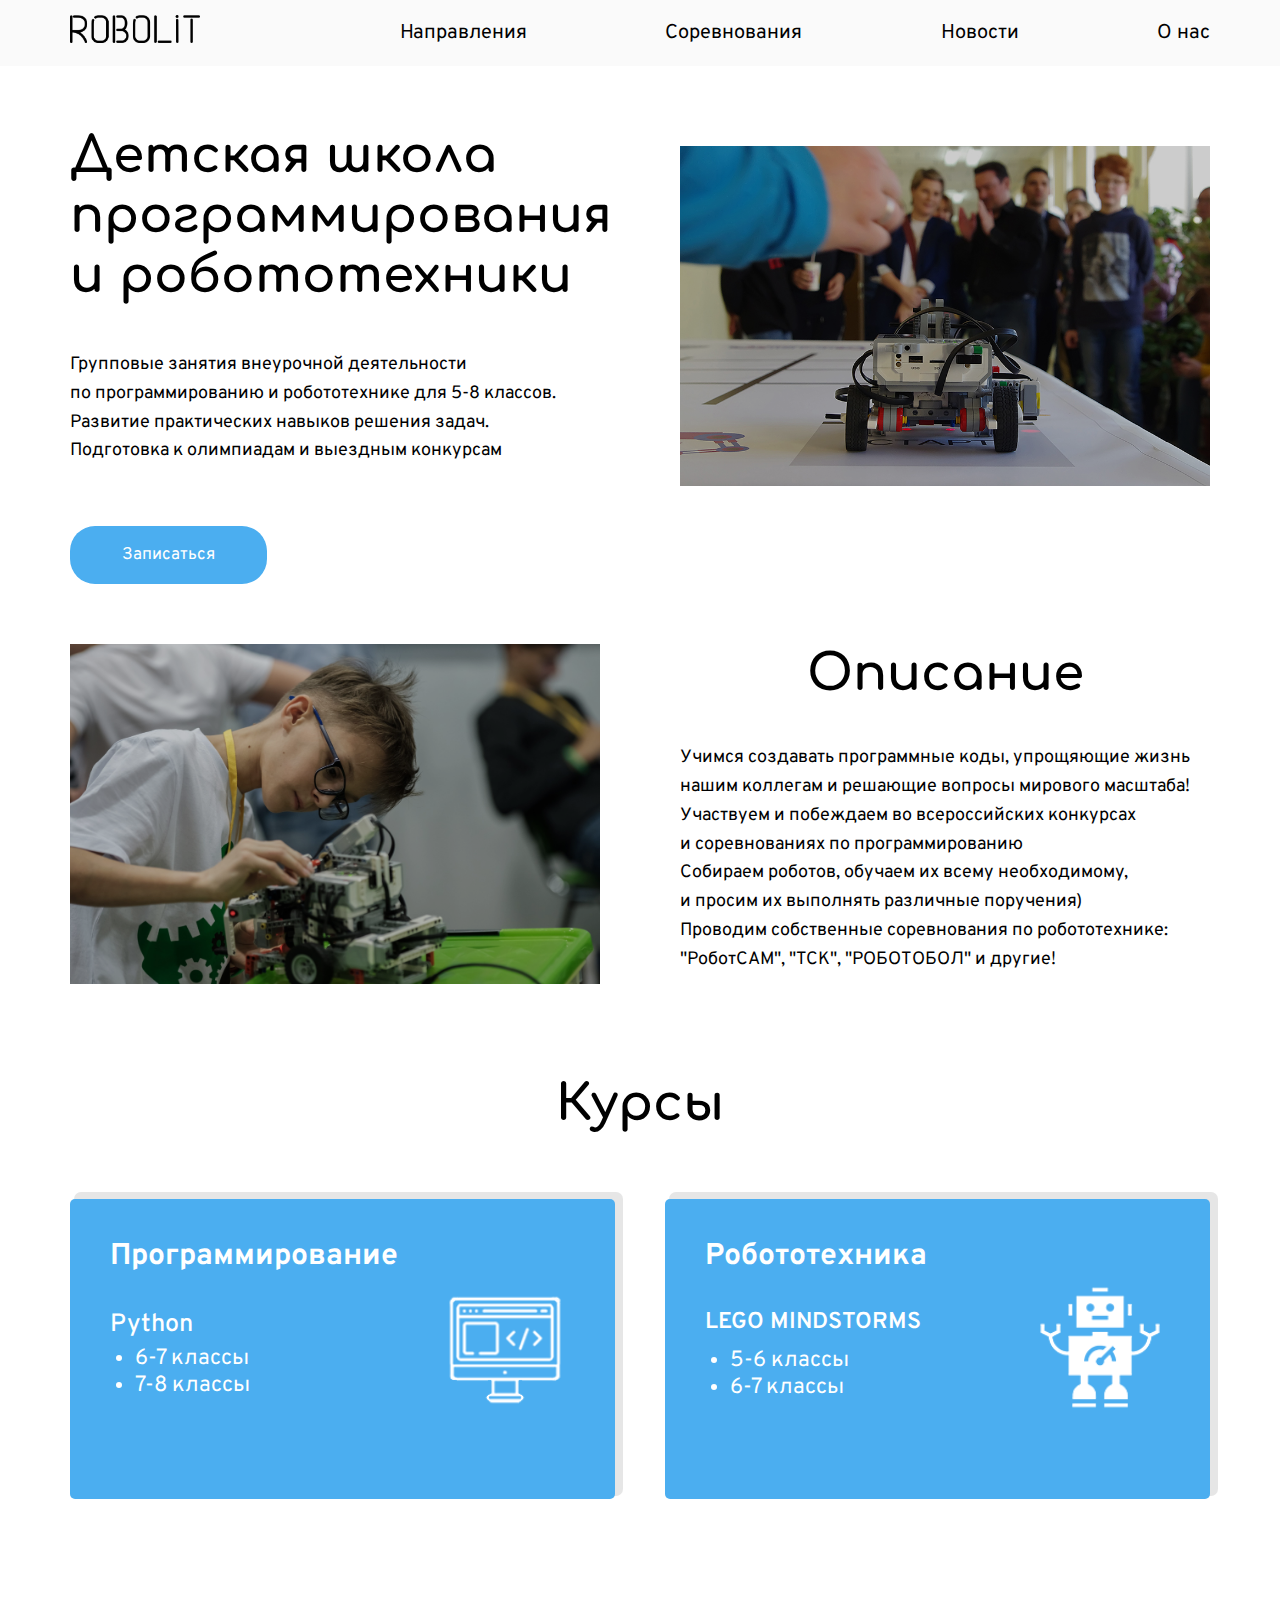
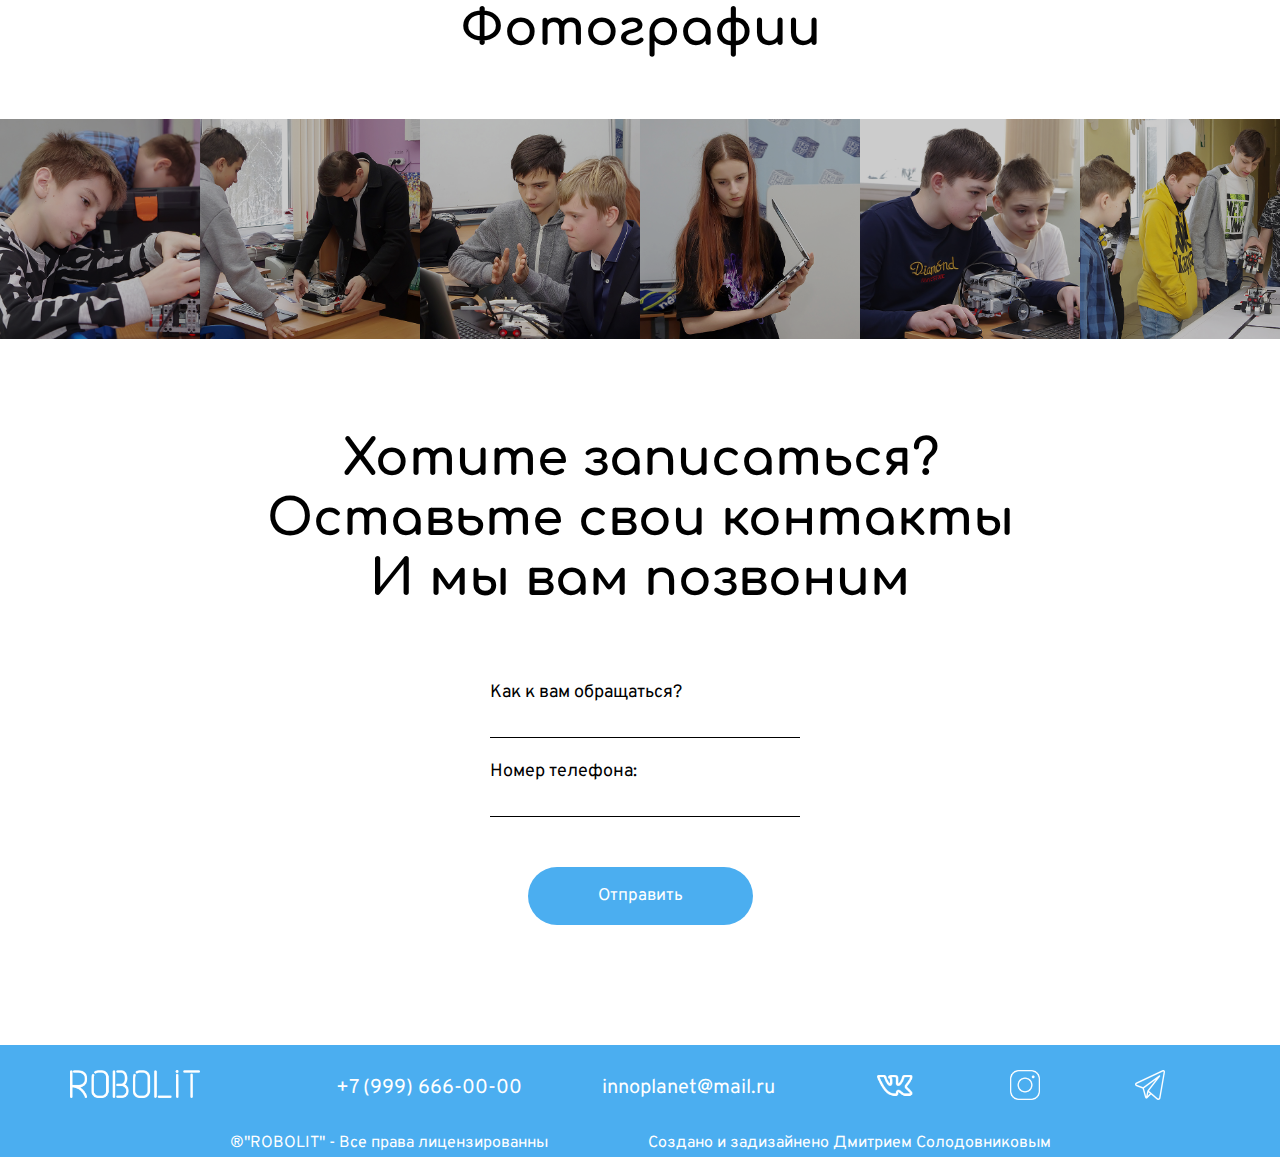
<file: index.html>
<!DOCTYPE html>
<lang="ru">
<head>
    <meta charset="UTF-8">
    <meta http-equiv="X-UA-Compatible" content="IE=edge">
    <meta name="viewport" content="width=device-width, initial-scale=1.0">
    <title>Robolit</title>
    <link rel="stylesheet" href=".//style.css">

    <link rel="preconnect" href="https://fonts.googleapis.com">
    <link rel="preconnect" href="https://fonts.gstatic.com" crossorigin>
    <link href="https://fonts.googleapis.com/css2?family=Comfortaa:wght@300;400;500;600;700&display=swap" rel="stylesheet">
    <style>
        @import url('https://fonts.googleapis.com/css2?family=Comfortaa:wght@300;400;500;600;700&display=swap');
    </style>

    <link rel="preconnect" href="https://fonts.googleapis.com">
    <link rel="preconnect" href="https://fonts.gstatic.com" crossorigin>
    <link href="https://fonts.googleapis.com/css2?family=Overpass:ital,wght@0,100;0,200;0,300;0,400;0,500;0,600;0,700;0,800;0,900;1,100;1,200;1,300;1,400;1,500;1,600;1,700;1,800;1,900&display=swap" rel="stylesheet">
    <style>
        @import url('https://fonts.googleapis.com/css2?family=Overpass:ital,wght@0,100;0,200;0,300;0,400;0,500;0,600;0,700;0,800;0,900;1,100;1,200;1,300;1,400;1,500;1,600;1,700;1,800;1,900&display=swap');
    </style>

</head>
<body>
    <header class="page-header">
        <div class="container">
            <a class="page-header__logo page-header__link" href="#">
                <img src=".//img/logo/BLACK-logo.png"  width="130px" alt="ROBOLIT">
            </a>
            <ul class="page-header__list">
                <li class="page-header__item">
                    <a class="page-header__link" href="#">Направления</a>
                </li>
                <li class="page-header__item">
                    <a class="page-header__link" href="competitions.html">Соревнования</a>
                </li>
                <li class="page-header__item">
                    <a class="page-header__link" href="#">Новости</a>
                </li>
                <li class="page-header__item">
                    <a class="page-header__link" href="#">О нас</a>
                </li>
            </ul>
        </div>
    </header>

    <section class="itcenter">
        <div class="container">

            <div class="interpretation">
                <div class="left-column">
                    <h2 class="interpretation__title">Детская школа <br> программирования <br> и робототехники</h2>
                    <div class="interpretation__text">
                        <p>Групповые занятия внеурочной деятельности <br> по программированию и робототехнике для 5-8 классов. <br> Развитие практических навыков решения задач. <br> Подготовка к олимпиадам и выездным конкурсам</p>
                        <a href="#anchor"><button class="interpretation__button button">Записаться</button></a>
                    </div>
                </div>
                <div class="right-column">
                    <div class="interpretation__picture">
                        <img src=".//img/blocks/main.JPG" width="530px" height="340px" alt="PHOTO">
                    </div>
                </div>
            </div>

            <div class="description">
                <div class="left-column">
                    <div class="description__picture">
                        <img src=".//img/blocks/desc.jpg" width="530px" height="340px" alt="PHOTO">
                    </div>
                </div>
                <div class="right-column">
                    <h2 class="description__title">Описание</h2>
                    <div class="description__text">
                        <p> Учимся создавать программные коды, упрощяющиe жизнь <br> нашим коллегам и решающие вопросы мирового масштаба! <br> Участвуем и побеждаем во всероссийских конкурсах <br> и соревнованиях по программированию <br> Собираем роботов, обучаем их всему необходимому, <br> и просим их выполнять различные поручения) <br> Проводим собственные соревнования по робототехнике: <br> "РоботСАМ", "ТСК", "РОБОТОБОЛ" и другие!</p>
                    </div>
                </div>
            </div>

        </div>

    </section>
    <section class="courses">

        <div class="container__title">
            <h2 class="courses__title">Курсы</h2>
        </div>
        <div class="container">

            <div class="block--proga">
                <div class="left-column">
                    <h3 class="proga__title">Программирование</h3>
                    <p class="proga-list__title">Python</p>
                    <ul class="proga__list">
                        <li class="proga__item">6-7 классы</li>
                        <li class="proga__item">7-8 классы</li>
                    </ul>
                </div>
                
                <img class="proga__img" src=".//img/blocks/prog.png" alt="programming" width="160px">

            </div>

            <div class="block--robot">
                <div class="left-column">
                    <h3 class="robot__title">Робототехника</h3>
                    <p class="robot-list__title">LEGO MINDSTORMS</p>
                    <ul class="robot__list">
                        <li class="robot__item">5-6 классы</li>
                        <li class="robot__item">6-7 классы</li>
                    </ul>
                </div>
                
                <img class="robot__img" src=".//img/blocks/robot.png" alt="roboticks" width="160px" >
                
            </div>

        </div>
    </section>

    <section class="photo">
        <h2 class="photo__title">Фотографии</h2>
        <div class="strap">
            <ul class="strap__list">
                <li>
                    <div class="img-1 img"></div>
                </li>
                <li>
                    <div class="img-2 img"></div>
                </li>
                <li>
                    <div class="img-3 img"></div>
                </li>
                <li>
                    <div class="img-4 img"></div>
                </li>
                <li>
                    <div class="img-5 img"></div>
                </li>
                <li>
                    <div class="img-6 img"></div>
                </li>
                <li>
                    <div class="img-7 img"></div>
                </li>
                <li>
                    <div class="img-8 img"></div>
                </li>
            </ul>
        </div>
    </section>

     
    <section class="form">
        <div class="container">

            <form class="form" action="https://echo.htmlacademy.ru/courses" method="post">
                <h2 class="form__title">
                    <div class="tt">Хотите записаться?</div>
                    <div class="tt">Оставьте свои контакты</div>
                    <div class="tt">И мы вам позвоним</div>
                </h2>
                <div class="content-box">

                        <div class="group-1">
                            <label class="label-1">Как к вам обращаться?</label>
                            <input class="input" type="name" name="Имя" id="anchor">
                        </div>
                        <div class="group-2">
                            <label class="label-2" for="tel">Номер телефона:</label>
                            <input class="input" type="tel" name="номер телефона:" id="tel">
                        </div>

                    <input class="button--submit" type="submit" value="Отправить" name="Кнопка">
                    

            </form>
            
        </div>
    </section>  

    <footer class="page-footer">
        <div class="container">
            <ul class="page-footer__list">
                <a class="page-footer__logo" href="#"><img src=".//img/logo/WHITE-logo.png" width="130px" alt="ROBOLIT"></a>
                <div class="page-footer__contacts-list">
                    <div class="contact__item">+7 (999) 666-00-00</div>
                    <div class="contact__item">innoplanet@mail.ru</div>
                </div>

                <div class="page-footer__links-list">
                    <a class="page-footer__link" href="#"><img src=".//img/icons/VK logo.png" alt="VK" class="vk-icon icon" width="60px"></a>
                    <a class="page-footer__link" href="#"><img src=".//img/icons/Instagram logo.png" alt="Instagram" class="ig-icon icon" width="60px"></a>
                    <a class="page-footer__link" href="#"><img src=".//img/icons/Telegram logo.png" alt="Telegram" class="tg-icon icon" width="50px"></a>
                </div>
            </ul>
            <div class="proofs">
                <p>&reg;"ROBOLIT" - Все права лицензированны</p>
                <p>Создано и задизайнено Дмитрием Солодовниковым</p>
            </div>
        </div>
    </footer>

</body> 
</html>
</file>
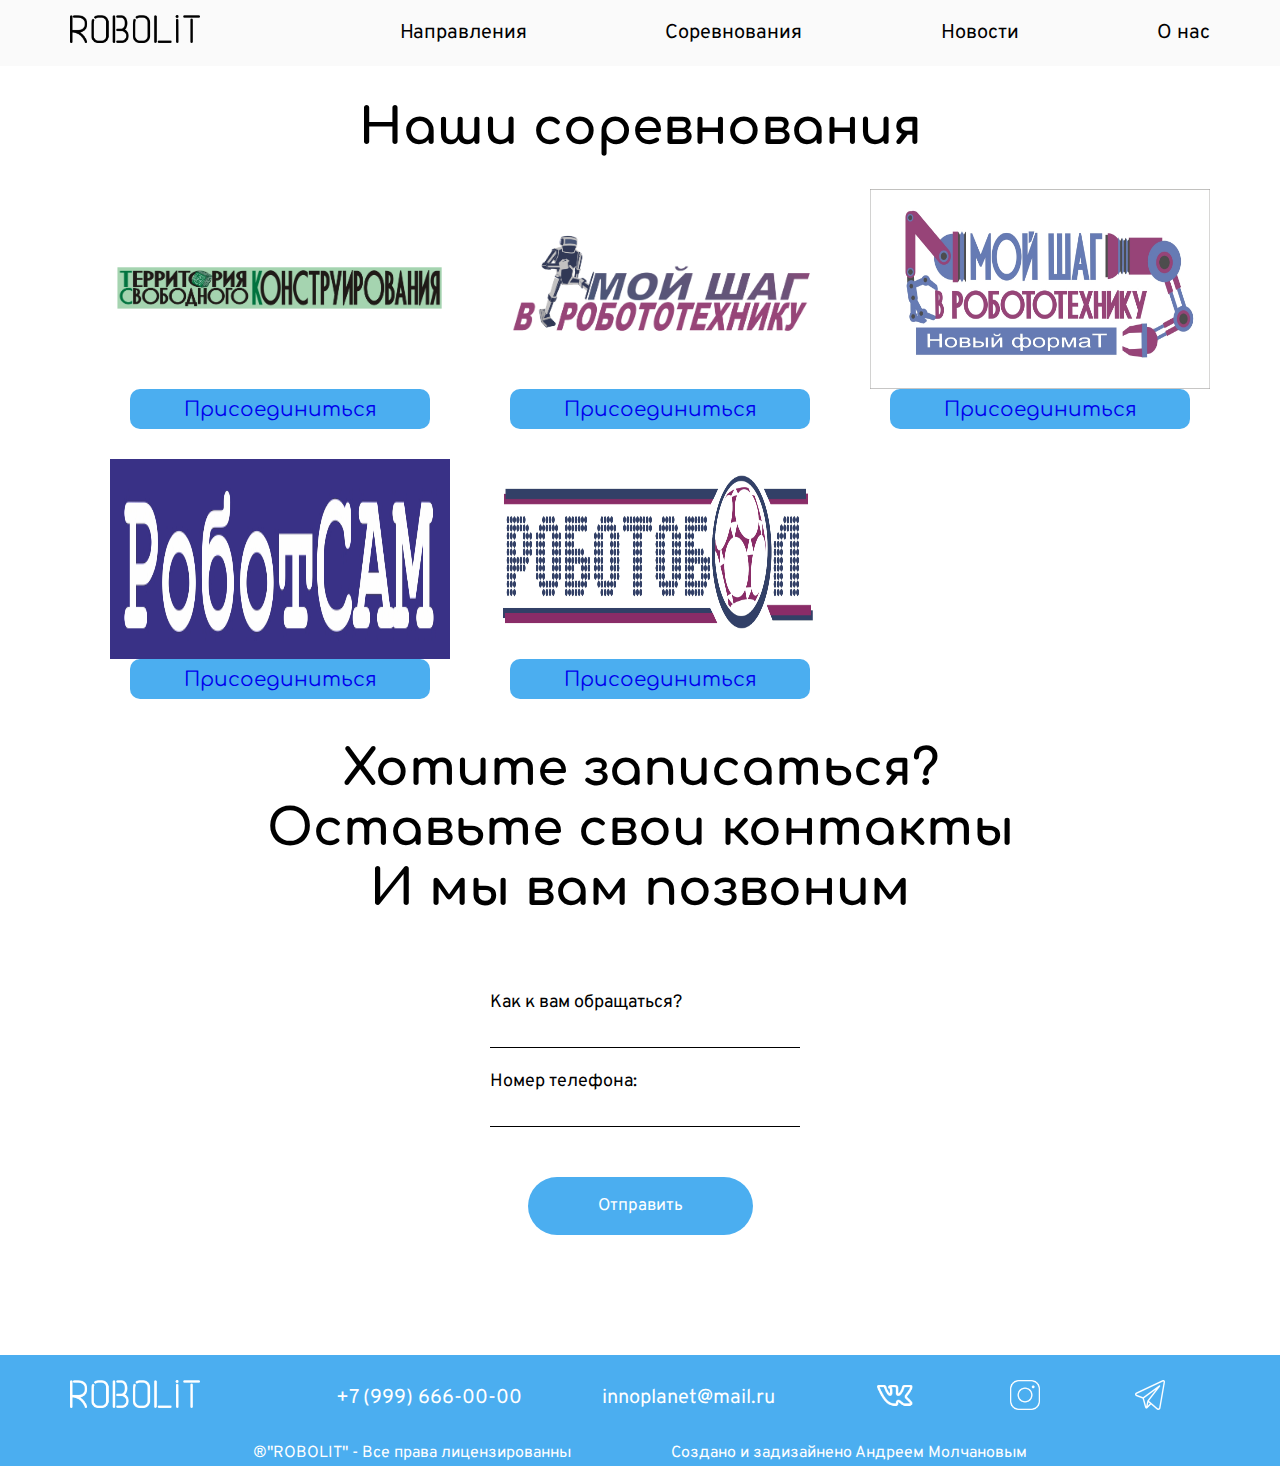
<file: competitions.html>
<!DOCTYPE html>
<html lang="en">
<head>
    <meta charset="UTF-8">
    <meta http-equiv="X-UA-Compatible" content="IE=edge">
    <meta name="viewport" content="width=device-width, initial-scale=1.0">
    <title>Document</title>
    <link rel="stylesheet" href=".//style.css">

    <link rel="preconnect" href="https://fonts.googleapis.com">
    <link rel="preconnect" href="https://fonts.gstatic.com" crossorigin>
    <link href="https://fonts.googleapis.com/css2?family=Comfortaa:wght@300;400;500;600;700&display=swap" rel="stylesheet">
    <style>
        @import url('https://fonts.googleapis.com/css2?family=Comfortaa:wght@300;400;500;600;700&display=swap');
    </style>

    <link rel="preconnect" href="https://fonts.googleapis.com">
    <link rel="preconnect" href="https://fonts.gstatic.com" crossorigin>
    <link href="https://fonts.googleapis.com/css2?family=Overpass:ital,wght@0,100;0,200;0,300;0,400;0,500;0,600;0,700;0,800;0,900;1,100;1,200;1,300;1,400;1,500;1,600;1,700;1,800;1,900&display=swap" rel="stylesheet">
    <style>
        @import url('https://fonts.googleapis.com/css2?family=Overpass:ital,wght@0,100;0,200;0,300;0,400;0,500;0,600;0,700;0,800;0,900;1,100;1,200;1,300;1,400;1,500;1,600;1,700;1,800;1,900&display=swap');
    </style>
</head>
<body>
    <header class="page-header">
        <div class="container">
            <a class="page-header__logo page-header__link" href="index.html">
                <img src=".//img/logo/BLACK-logo.png"  width="130px" alt="ROBOLIT" >
            </a>
            <ul class="page-header__list">
                <li class="page-header__item">
                    <a class="page-header__link" href="#">Направления</a>
                </li>
                <li class="page-header__item">
                    <a class="page-header__link" href="competitions.html">Соревнования</a>
                </li>
                <li class="page-header__item">
                    <a class="page-header__link" href="#">Новости</a>
                </li>
                <li class="page-header__item">
                    <a class="page-header__link" href="#">О нас</a>
                </li>
            </ul>
        </div>
    </header>


    
    <section class="main-section">
        <h1 class="h1-competitions">Наши соревнования</h1>
        
            <ul class="inner-list">

                <li class="comp-product-item">
                    <div class="comp-main-img">
                        <img src=".//img/competitions/logo/construct-logo.png" alt="">
                    </div>
                    <div class="comp-main-block">
                        <a href="competition-dop-fail/1-page.html" class="comp-main-href">Присоединиться</a>
                    </div>
                </li>

                <li class="comp-product-item">
                    <div class="comp-main-img">
                        <img src=".//img/competitions/logo/my_step_in_robototech_logo.png" alt="">
                    </div>
                    <div class="comp-main-block">
                        <a href="competition-dop-fail/2-page.html" class="comp-main-href">Присоединиться</a>
                    </div>
                </li>
            
                <li class="comp-product-item">
                    <img src=".//img/competitions/logo/myrobot_new_age_logo.jpg" alt="" class="comp-main-img myrobot_new_age" width="300px" height="250px">
                    <div class="comp-main-block">
                        <a href="competition-dop-fail/3-page.html" class="comp-main-href">Присоединиться</a>
                    </div>
                </li>
    
                <li class="comp-product-item">
                    <img src=".//img/competitions/logo/robot_sam_logo.png" alt="" class="comp-main-img robot_sam" width="300px" height="250px">
                    <div class="comp-main-block">
                        <a href="competition-dop-fail/4-page.html" class="comp-main-href">Присоединиться</a>
                    </div>
                </li>

                <li class="comp-product-item">
                    <img src=".//img/competitions/logo/robotobol_logo.jpg" alt="" class="comp-main-img robotobol" width="300px" height="250px">
                    <div class="comp-main-block">
                        <a href="competition-dop-fail/5-page.html" class="comp-main-href">Присоединиться</a>
                    </div>
                </li>
            </ul>
        
    </section>



    <section class="form">
        <div class="container">

            <form class="form" action="https://echo.htmlacademy.ru/courses" method="post">
                <h2 class="form__title">
                    <div class="tt">Хотите записаться?</div>
                    <div class="tt">Оставьте свои контакты</div>
                    <div class="tt">И мы вам позвоним</div>
                </h2>
                <div class="content-box">

                        <div class="group-1">
                            <label class="label-1">Как к вам обращаться?</label>
                            <input class="input" type="name" name="Имя" id="anchor">
                        </div>
                        <div class="group-2">
                            <label class="label-2" for="tel">Номер телефона:</label>
                            <input class="input" type="tel" name="номер телефона:" id="tel">
                        </div>

                    <input class="button--submit" type="submit" value="Отправить" name="Кнопка">
                    

            </form>
            
        </div>
    </section>  

    <footer class="page-footer">
        <div class="container">
            <ul class="page-footer__list">
                <a class="page-footer__logo" href="#"><img src=".//img/logo/WHITE-logo.png" width="130px" alt="ROBOLIT"></a>
                <div class="page-footer__contacts-list">
                    <div class="contact__item">+7 (999) 666-00-00</div>
                    <div class="contact__item">innoplanet@mail.ru</div>
                </div>

                <div class="page-footer__links-list">
                    <a class="page-footer__link" href="#"><img src=".//img/icons/VK logo.png" alt="VK" class="vk-icon icon" width="60px"></a>
                    <a class="page-footer__link" href="#"><img src=".//img/icons/Instagram logo.png" alt="Instagram" class="ig-icon icon" width="60px"></a>
                    <a class="page-footer__link" href="#"><img src=".//img/icons/Telegram logo.png" alt="Telegram" class="tg-icon icon" width="50px"></a>
                </div>
            </ul>
            <div class="proofs">
                <p>&reg;"ROBOLIT" - Все права лицензированны</p>
                <p>Создано и задизайнено Андреем Молчановым</p>
            </div>
        </div>
    </footer>

</body>
</html>
</file>
<file: style.css>
body {
    font-size: 20px;
    display: flex;
    flex-direction: column;
    width: auto;
    margin: 0 auto;
    color: black;
}

p {
    font-family: 'Overpass', sans-serif;
    font-size: 18px;
    margin: 0;
    line-height: 160%;
}

h2 {
    font-family: 'Comfortaa', cursive;
    font-size: 50px;
    line-height: 120%;
}

h3 {
    font-family: 'Overpass', sans-serif;
    font-size: 20px;
    line-height: 120%;
}

a:visited {
    color: black;
}


.button {
    cursor: pointer;
    white-space: nowrap;
    border: none;
    color: white;
    padding: 15px 50px;
    border-radius: 25px;
}

/* HEADER */

.page-header {
    background-color: rgb(250, 250, 250);
    font-family: 'Overpass', sans-serif;
}

.page-header .container {
    width: 1140px;
    height: auto;
    margin: 0 auto;
    display: flex;
    align-items: center;
    align-content: center;
    justify-content: space-between;
}

.page-header__list {
    display: flex;
    justify-content: space-between;
    list-style-type: none;
    flex-grow: 1;
    padding: 0;
}

.page-header__logo {
    margin-right: 200px;
}


a.page-header__logo:hover {
    border: none;
    text-decoration: none;
    padding: 0;
}

.itcenter .container {
    width: 1140px;
    margin: 0 auto;
    display: flex;
    flex-direction: column;
}

a.page-header__link:link {
    position: relative;
    text-decoration: none;
    color: black;
    transition: border 0.5s;
    padding: 0;
    }

a.page-header__link:hover::after{
    content: "";
    position: absolute;
    left: 0;
    bottom: -2px;
    width: 95%;
    margin-left: 2.5%;
    height: 2px;
    background-color: #3498db;
    border-radius: 25px;
    display: none;
    }
   
a.page-header__link:hover::after {
    display: block;
}

.page-header__logo.page-header__link:link {
    transition: all ease-out 0.3s;
}

.page-header__logo.page-header__link:hover{
    border: none;
    transform: scale(1.15);
}

.page-header__logo.page-header__link:hover::after{
    content: none;
}

/* INTERPRETATION */

.interpretation {
    display: flex;
    flex-direction: row;
    justify-content: space-between;
    flex-grow: 1;
}

.interpretation__title {
    margin: 60px 0 45px 0;
}

.interpretation__text {
    font-size: 18px;
    line-height: 150%;
}

.interpretation__picture {
    margin: 80px 0 60px auto;
    border-radius: 5px;
    filter: brightness(80%);
}

.interpretation__button {
    font-family: 'Overpass', sans-serif;
    font-size: 17px;
    margin: 60px auto 60px 0;
    padding: 18px 52px;
    background-color: #4baef0;
}

.interpretation__button:hover {
    background-color: #5babe0;
}

.interpretation__button:active {
    background-color: #58a7db;
}

/* DESCRIPTION */

.description {
    display: flex;
    flex-direction: row;
    justify-content: space-between;
}

.description__title{
    margin: 0 auto 40px auto;
}

.description__picture {
    margin-right: 40px;
    filter: brightness(80%) ;
}

.left-column {
    display: flex;
    flex-direction: column;
    width: 50%;
}

.right-column {
    display: flex;
    flex-direction: column;
    width: 50%;
}

.description .right-column {
    padding-left: 40px;
}

.courses .container {
    width: 1140px;
    margin: 0 auto;
    display: flex;
    flex-direction: row;
    flex-wrap: nowrap;
}

.container__title {
    width: 700px;
    height: 70px;
    margin: 85px auto 0 auto;
    text-align: center;
}

.courses__title {
    margin: 0 auto;

}

/* PROGA */

.block--proga {
    width: 545px;
    height: 300px;
    padding: 0;
    border-radius: 5px;
    margin: 55px 50px 0 0;
    color: white;
    display: flex;
    justify-content: space-between;
    background-color: #4baef0;
    box-shadow: 6px -5px 0 2px rgba(220, 220, 220, 0.7);
    transition: all 0.4s ease-in-out;
}

.block--proga:hover {
    transform: translateX(-10px) translateY(10px);
    box-shadow: 11px -10px 2px 2px rgba(220, 220, 220, 0.7);
}

.block--proga .left-column {
    width: 325px;
    margin: 0;
}

.proga__list {
    padding: 0;
    margin: 0;
    margin-left: 65px;
    display: flex;
    flex-direction: column;
    align-items: flex-start;
}

.proga__title {
    font-size: 30px;
    margin: 40px 0 0 40px;
}

.proga-list__title {
    font-size: 25px;
    font-weight: 500;
    margin: 30px 0 0 40px;
}

.proga__item {
    font-family: 'Overpass', sans-serif;
    font-size: 22px;
}

.proga__img {
    margin: auto 30px;
    color: white;
}

/* ROBOT */

.block--robot {
    width: 545px;
    height: 300px;
    margin: 0;
    padding: 0;
    margin-top: 55px;
    border-radius: 5px;
    color: white;
    display: flex;
    justify-content: space-between;
    background-color: #4baef0;
    box-shadow: 6px -5px 0 2px rgba(220, 220, 220, 0.7);
    transition: all 0.4s ease-in-out;
}

.block--robot:hover{
    transform: translateX(-10px) translateY(10px);
    box-shadow: 11px -10px 2px 2px rgba(220, 220, 220, 0.7);
}

.robot__list {
    padding: 0;
    margin: 0;
    margin-left: 65px;
    display: flex;
    flex-direction: column;
    align-items: flex-start;
}

.robot__title {
    font-size: 30px;
    margin: 40px 0 0 40px;
}

.robot-list__title {
    font-size: 23px;
    font-weight: 600;
    margin: 30px 0 5px 40px;
}

.robot__item {
    font-family: 'Overpass', sans-serif;
    font-size: 22px;
}

.robot__img {
    margin: auto 30px;
}

/* PHOTO */

.photo__title {
    margin: 100px auto 50px auto;
    width: 700px;
    height: 70px;
    text-align: center;
}

.strap {
    height: 220px;   
    width: 100%;
    margin: 0;
    margin-bottom: 80px;
}

.strap__list{
    list-style-type: none;
    display: flex;
    flex-direction: row;
    justify-content: center;
    overflow: hidden;
    margin: 0;
    padding: 0;
}

.img {
    width: 220px;
    height: 220px;
    background-size: cover;
    background-position: 50% 50%;
    filter: brightness(80%) grayscale(10%);    
}

.img-1 {
    background-image: url("img/strap/1.JPG");
}

.img-2 {
    background-image: url("img/strap/2.JPG");
}

.img-3 {
    background-image: url("img/strap/3.JPG");
}

.img-4 {
    background-image: url("img/strap/4.JPG");
}

.img-5 {
    background-image: url("img/strap/5.JPG");
}

.img-6 {
    background-image: url("img/strap/6.JPG");
}

.img-7 {
    background-image: url("img/strap/7.JPG");
}

.img-8 {
    background-image: url("img/strap/8.JPG");
}

/* FORM */

.form .container {
    width: 1140px;
    margin: 0 auto;
    display: flex;
}

.form .container {
    width: 1140px;
    margin: 0 auto 80px auto;
    display: flex;
    justify-content: center;
}

.content-box {
    width: 300px;
    margin: 0 auto;
    display: flex;
    flex-direction: column;
}

.form__title {
    margin: 10px auto 50px auto;
    display: flex;
    justify-content: center;
    flex-direction: column;
    align-items: center;
}

.tt {
    font-family: 'Comfortaa', cursive;
    font-size: 50px;
}

label {
    font-family: 'Overpass', sans-serif;
    font-size: 18px;
    line-height: 160%;
    display: block;
}

.input {
    width: 100%;
    height: 30px;
    padding: 0;
    border: none;
    border-bottom: 1px solid black;
    font-family: 'Comfortaa', cursive;
    font-weight: 120%;
    padding-left: 10px;
}

.group-1 {
    margin: 20px 0;
    width: 100%;
}

.group-2 {
    width: 100%;
}

.label-1 {
    margin-bottom: -1px;
}

.label-2 {
    margin-bottom: -1px;
}

.button--submit {
    font-family: 'Overpass', sans-serif;
    font-size: 17px;
    margin: 50px auto 40px auto;
    padding: 18px 70px;
    background-color: #4baef0;
    border-radius: 40px;
    border: none;
    color: white;
}

.button--submit:hover {
    background-color: #5babe0;
}

.button--submit:active {
    background-color: #58a7db;
}

/* FOOTER */

.page-footer {
    background-color: #4baef0;
    font-family: 'Overpass', sans-serif;
    color: white;
}

.page-footer .container {
    width: 1140px;
    margin: 0 auto; 
}

.page-footer__list {
    width: 1140px;
    margin: 0 auto;
    padding: 0;
    display: flex; 
    flex-direction: row;    
    justify-content: space-between;
}

.proofs {
    display: block;
    text-align: center;
    font-size: 16px;
}

.page-footer__contacts-list {
    display: flex;
    margin: 30px 40px;
    width: auto;
}

.contact__item {
    margin: 0 40px;
    cursor: pointer;
}

.contact__item:first-of-type {
    margin-left: 0;
}

.contact__item:last-of-type {
    margin-right: 0;
}

.page-footer__links-list {
    display: flex;
    margin: 0;
}

.page-footer__link .icon {
    color: white;
}

.page-footer__link .icon {
    position: relative;
    text-decoration: none;
    color: white;
    padding: 0;
    margin: 10px 35px;
    display: flex;
    justify-content: center;
    align-items: center;
    }
    
.page-footer__link:last-of-type {
    margin-right: 0;
    margin-top: 5px;
}

.page-footer__link .icon:hover{
    filter: opacity(70%);
}

.page-footer__link .icon:active {
    filter:opacity(50%);
}

.page-footer__logo:link {
    color: white;
    text-decoration: none;
    margin: 25px 0;
    margin-right: 80px;
    transition: all ease-out 0.3s;
}

.page-footer__logo:hover {
    border: none;
    transform: scale(1.15);
}

.proofs {
    display: flex;
    justify-content: center;
}

.proofs p {
    font-size: 16px;
}

.proofs p:first-of-type {
    margin-right: 100px;
}

/* Competitions */

.h1-competitions {
    font-family: 'Comfortaa', cursive;
    text-align: center;
    font-size: 50px;
}

.main-section {
    max-width: 1140px;
    margin: 0 auto;
}



.inner-list{
    margin: 0;
    padding: 0;
    display: flex;
    flex-wrap: wrap;
    
}

.comp-product-item {
    margin: 0;
    padding: 0;
    list-style-type: none;
    margin-left: 40px;
    margin-bottom: 30px;
}

.comp-main-img {
    width: 340px;
    height: 200px;
    display: flex;
    align-items: center;
    justify-content: center;
}

.comp-main-img img {
    max-width: 100%;
    max-height: 100%; 
}


.comp-main-block {
    margin: 0;
    width: 300px;
    height: 40px;
    background-color: #4baef0;
    border-radius:10px ;
    text-align: center;
    display: flex;
    justify-content: space-around;
    flex-direction: column;
    margin-left: 20px;
}
.comp-main-href {
    text-decoration: none;
    font-family: 'Comfortaa', cursive;
}

/* Competitions dop fail*/

.competitions-dop-fail-head {
    margin: 0;
    padding: 0;
    max-width: 1440px;
    font-family: 'Comfortaa', cursive;
}

.main_logo_bottom_block {
    margin: auto auto 200px auto;
}
.newssection{
    width: 850px;
    height: 5000px;
    margin: 0 auto;
}
.news{
    
    background-color: #c9e9ff;
    height:250px;
    width:700px;
    display:flex;
    margin-left: 100px;
    margin-top:50px;
    border-radius: 20px 20px 20px 20px;
    padding: 0px;
}
.newsphotos{
    width: 300px;
    
    border-radius: 20px 20px 20px 20px;
    margin:25px ;
}
.newsheader{
    margin-top:25px;
    margin-left:25px;
    width:300px;
    
}
.newstext{
    margin-left: 25px;
}
.newslink{
    margin-left:25px;
    text-decoration: none;
    font-family: 'Overpass', sans-serif;
    font-size: 18px;
}

.news div:nth-child(2){
    display: flex;
    align-items: center;
    justify-content: center;
}
</file>
